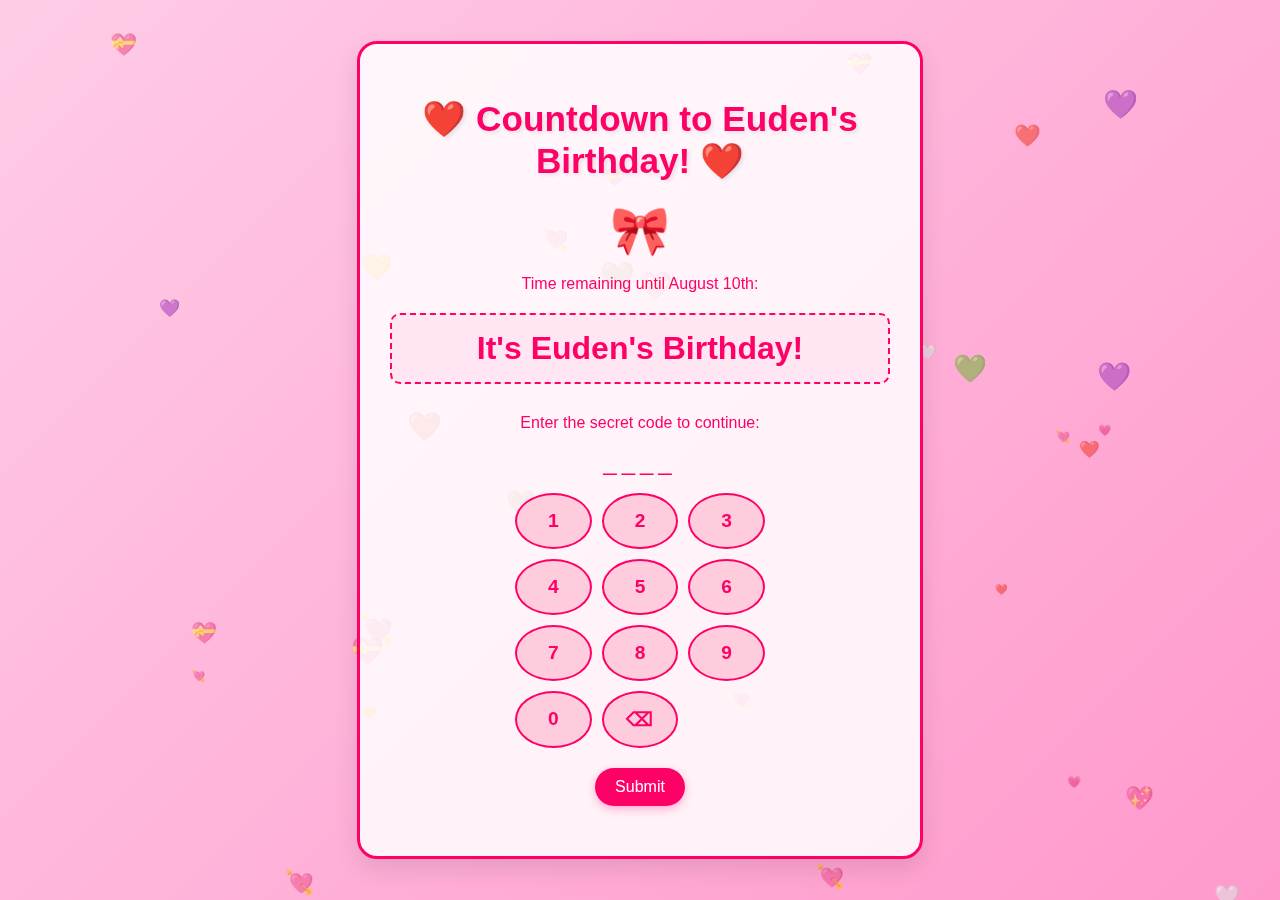
<file: index.html>
<!DOCTYPE html>
<html lang="en">
<head>
    <meta charset="UTF-8">
    <meta name="viewport" content="width=device-width, initial-scale=1.0">
    <title>❤️ Euden's Special Countdown ❤️</title>
    <style>
        body {
            font-family: 'Arial Rounded MT Bold', 'Arial', sans-serif;
            text-align: center;
            margin: 0;
            padding: 0;
            display: flex;
            flex-direction: column;
            justify-content: center;
            align-items: center;
            min-height: 100vh;
            background: linear-gradient(135deg, #ffcce6 0%, #ff99cc 100%);
            color: #ff0066;
        }
        
        .container {
            background-color: rgba(255, 255, 255, 0.85);
            border-radius: 20px;
            padding: 30px;
            box-shadow: 0 10px 25px rgba(0, 0, 0, 0.1);
            max-width: 500px;
            width: 90%;
            border: 3px solid #ff0066;
        }
        
        h1 {
            color: #ff0066;
            margin-bottom: 20px;
            font-size: 2.2rem;
            text-shadow: 2px 2px 4px rgba(0, 0, 0, 0.1);
        }
        
        .heart {
            font-size: 3rem;
            color: #ff0066;
            margin: 10px 0;
            animation: pulse 1.5s infinite;
        }
        
        #countdown {
            font-size: 2rem;
            margin: 20px 0;
            font-weight: bold;
            color: #ff0066;
            background-color: #ffe6f2;
            padding: 15px;
            border-radius: 10px;
            border: 2px dashed #ff0066;
        }
        
        .timezone {
            font-size: 0.9rem;
            color: #ff6699;
            margin-bottom: 20px;
        }
        
        .password-container {
            display: none;
            margin-top: 30px;
            animation: fadeIn 1s;
        }
        
        .password-display {
            font-size: 1.5rem;
            letter-spacing: 5px;
            margin: 15px 0;
            height: 30px;
            color: #ff0066;
        }
        
        .keypad {
            display: grid;
            grid-template-columns: repeat(3, 1fr);
            gap: 10px;
            max-width: 250px;
            margin: 0 auto;
        }
        
        .key {
            background-color: #ffccdd;
            border: 2px solid #ff0066;
            border-radius: 50%;
            padding: 15px;
            font-size: 1.2rem;
            cursor: pointer;
            transition: all 0.2s;
            color: #ff0066;
            font-weight: bold;
        }
        
        .key:hover {
            background-color: #ffb3d9;
            transform: scale(1.05);
        }
        
        .key:active {
            transform: scale(0.95);
        }
        
        .submit-btn {
            background-color: #ff0066;
            color: white;
            border: none;
            padding: 10px 20px;
            font-size: 1rem;
            border-radius: 50px;
            cursor: pointer;
            transition: all 0.3s;
            margin-top: 20px;
            box-shadow: 0 3px 10px rgba(255, 0, 102, 0.3);
        }
        
        .submit-btn:hover {
            background-color: #cc0052;
            transform: translateY(-2px);
        }
        
        .submit-btn:active {
            transform: translateY(1px);
        }
        
        .message {
            font-style: italic;
            margin-top: 20px;
            color: #ff6699;
            font-size: 0.9rem;
        }
        
        .hidden {
            display: none;
        }
        
        @keyframes pulse {
            0% { transform: scale(1); }
            50% { transform: scale(1.2); }
            100% { transform: scale(1); }
        }
        
        @keyframes fadeIn {
            from { opacity: 0; }
            to { opacity: 1; }
        }
        
        .floating-hearts {
            position: fixed;
            top: 0;
            left: 0;
            width: 100%;
            height: 100%;
            pointer-events: none;
            z-index: -1;
        }
        
        .heart-emoji {
            position: absolute;
            font-size: 20px;
            opacity: 0.6;
            animation: float linear infinite;
        }
        
        @keyframes float {
            to {
                transform: translateY(-100vh) rotate(360deg);
            }
        }
    </style>
</head>
<body>
    <div class="floating-hearts" id="hearts-container"></div>
    
    <div class="container" id="main-container">
        <h1>❤️ Countdown to Euden's Birthday! ❤️</h1>
        <div class="heart">🎀</div>
        
        <div id="countdown-container">
            <p>Time remaining until August 10th:</p>
            <div id="countdown"></div>
        </div>
        
        
        <div class="password-container" id="password-section">
            <p>Enter the secret code to continue:</p>
            <div class="password-display" id="password-display">____</div>
            <div class="keypad">
                <div class="key" data-value="1">1</div>
                <div class="key" data-value="2">2</div>
                <div class="key" data-value="3">3</div>
                <div class="key" data-value="4">4</div>
                <div class="key" data-value="5">5</div>
                <div class="key" data-value="6">6</div>
                <div class="key" data-value="7">7</div>
                <div class="key" data-value="8">8</div>
                <div class="key" data-value="9">9</div>
                <div class="key" data-value="0">0</div>
                <div class="key" data-value="clear">⌫</div>
            </div>
            <button class="submit-btn" id="submit-btn">Submit</button>
            <p class="message" id="error-message"></p>
        </div>
    </div>

    <script>
        // Create floating hearts
        function createHearts() {
            const container = document.getElementById('hearts-container');
            const hearts = ['❤️', '🧡', '💛', '💚', '💙', '💜', '🤎', '🖤', '🤍', '💖', '💗', '💘', '💝'];
            
            for (let i = 0; i < 30; i++) {
                const heart = document.createElement('div');
                heart.className = 'heart-emoji';
                heart.textContent = hearts[Math.floor(Math.random() * hearts.length)];
                heart.style.left = Math.random() * 100 + 'vw';
                heart.style.top = Math.random() * 100 + 'vh';
                heart.style.fontSize = (Math.random() * 20 + 10) + 'px';
                heart.style.animationDuration = (Math.random() * 20 + 10) + 's';
                heart.style.animationDelay = (Math.random() * 5) + 's';
                container.appendChild(heart);
            }
        }
        
        createHearts();
        
         function updateCountdown() {
    // Get current time in UTC
    //const now = new Date();
    const now = new Date(Date.UTC(2025, 7, 9, 18, 0, 0)); 

    // Convert to Bhutan time (UTC+6)
    const bhutanTime = new Date(now.getTime() + (6 * 60 * 60 * 1000));
    
    const currentYear = bhutanTime.getUTCFullYear();
    const bhutanMonth = bhutanTime.getUTCMonth(); // 0-indexed (0 = Jan, 7 = Aug)
    const bhutanDate = bhutanTime.getUTCDate();

    // Check if it's August 10 in Bhutan
    if (bhutanMonth === 7 && bhutanDate === 10) {
        document.getElementById("countdown").innerHTML = "It's Euden's Birthday!";
        document.getElementById("password-section").style.display = "block";
        return;
    }

    // If not August 10, count down to the next one
    let targetYear = currentYear;
    if (bhutanMonth > 7 || (bhutanMonth === 7 && bhutanDate > 10)) {
        targetYear += 1; // Next year
    }

    // Target date: August 10 at 00:00 Bhutan Time
    const targetBhutanTime = new Date(Date.UTC(targetYear, 7, 10, 0, 0) - (6 * 60 * 60 * 1000));

    // Countdown calculation
    const distance = targetBhutanTime.getTime() - now.getTime();

    const days = Math.floor(distance / (1000 * 60 * 60 * 24));
    const hours = Math.floor((distance % (1000 * 60 * 60 * 24)) / (1000 * 60 * 60));
    const minutes = Math.floor((distance % (1000 * 60 * 60)) / (1000 * 60));
    const seconds = Math.floor((distance % (1000 * 60)) / 1000);

    document.getElementById("countdown").innerHTML =
        days + "d " + hours + "h " + minutes + "m " + seconds + "s";

    // Keep updating
    setTimeout(updateCountdown, 1000);
}
        
        // Start the countdown
        updateCountdown();
        
        // Password logic
        let enteredCode = '';
        const correctCode = '1008'; // August 10
        
        document.querySelectorAll('.key').forEach(key => {
            key.addEventListener('click', function() {
                const value = this.getAttribute('data-value');
                
                if (value === 'clear') {
                    enteredCode = '';
                } else if (enteredCode.length < 4) {
                    enteredCode += value;
                }
                
                updatePasswordDisplay();
            });
        });
        
        function updatePasswordDisplay() {
            const display = document.getElementById('password-display');
            let displayText = '';
            
            for (let i = 0; i < 4; i++) {
                if (i < enteredCode.length) {
                    displayText += enteredCode[i];
                } else {
                    displayText += '_';
                }
                
                if (i < 3) displayText += ' ';
            }
            
            display.textContent = displayText;
        }
        
        document.getElementById('submit-btn').addEventListener('click', function() {
            if (enteredCode === correctCode) {
                // Correct code - redirect to celebration page
                window.location.href = "pc.html";
            } else {
                document.getElementById('error-message').textContent = "Incorrect code! Try again.";
                enteredCode = '';
                updatePasswordDisplay();
            }
        });
    </script>
</body>

</html>
</file>
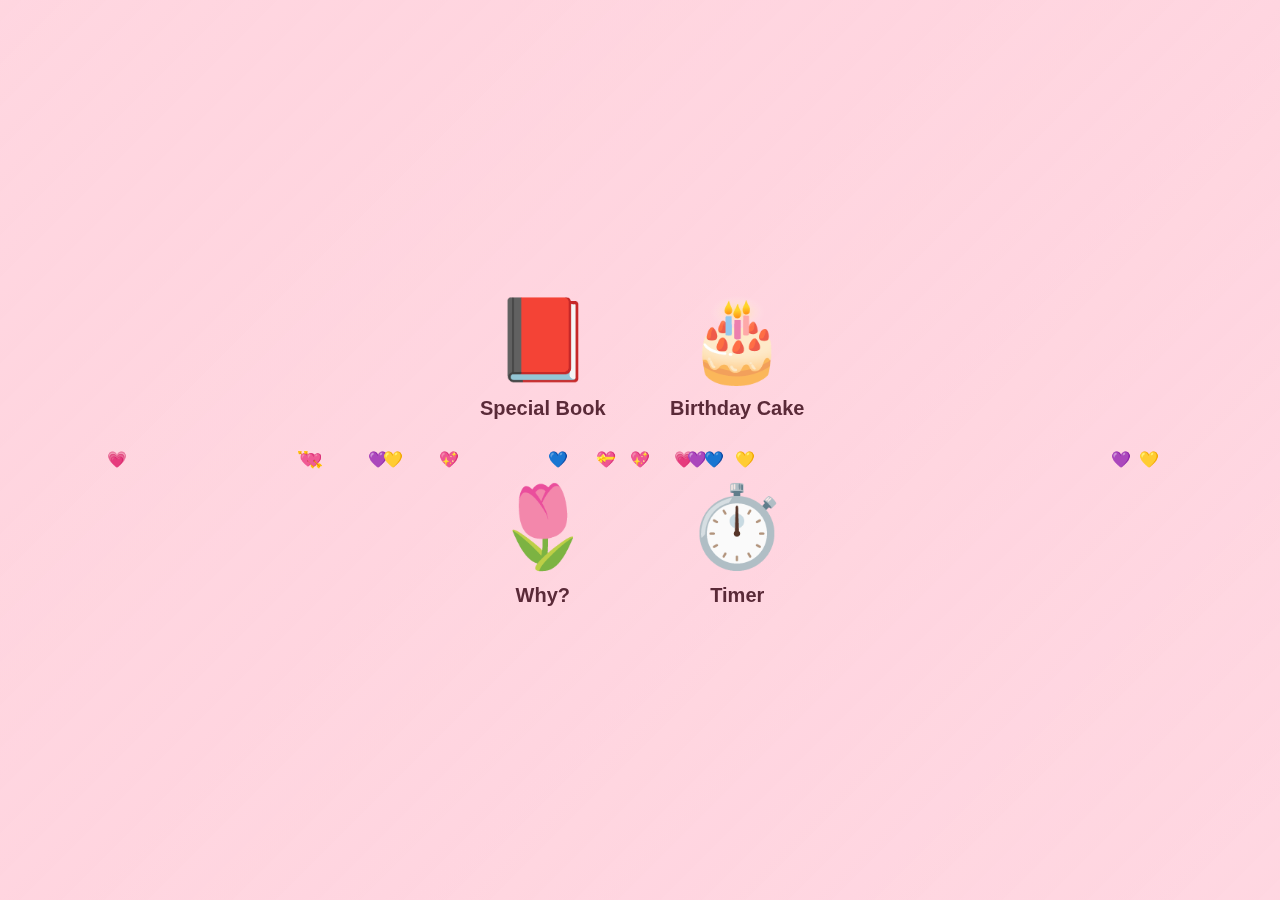
<file: pc.html>
<!DOCTYPE html>
<html lang="en">
<head>
  <meta charset="UTF-8" />
  <meta name="viewport" content="width=device-width, initial-scale=1.0"/>
  <title>Euden's Birthday Desktop</title>
  <style>
    :root {
      --primary: #ff6b8b;
      --secondary: #ffb3c6;
      --accent: #ff2d6d;
      --text: #5a2a38;
    }

    body {
      font-family: 'Segoe UI', Tahoma, Geneva, Verdana, sans-serif;
      margin: 0;
      padding: 0;
      background: linear-gradient(135deg, #ffd6e0 0%, #ffeff4 100%);
      color: var(--text);
      height: 100vh;
      overflow: hidden;
      display: flex;
      justify-content: center;
      align-items: center;
    }

    .wallpaper {
      position: fixed;
      top: 0;
      left: 0;
      width: 100%;
      height: 100%;
      background: linear-gradient(135deg, rgba(255,214,224,0.6) 0%, rgba(255,179,198,0.4) 100%);
      z-index: -1;
    }

    .icon-grid {
      display: grid;
      grid-template-columns: repeat(2, 1fr);
      gap: 60px;
      text-align: center;
    }

    .app-icon {
      display: flex;
      flex-direction: column;
      align-items: center;
      cursor: pointer;
      transition: all 0.2s ease-in-out;
      font-size: 26px;
    }

    .app-icon:hover {
      transform: scale(1.1);
    }

    .app-emoji {
      font-size: 80px;
      margin-bottom: 10px;
    }

    .app-name {
      font-size: 20px;
      font-weight: bold;
      color: var(--text);
    }

    .heart {
      position: absolute;
      color: var(--primary);
      animation: float 5s linear infinite;
      pointer-events: none;
      z-index: -1;
    }

    @keyframes float {
      0% { transform: translateY(100vh) rotate(0deg); opacity: 1; }
      100% { transform: translateY(-100px) rotate(360deg); opacity: 0; }
    }
  </style>
</head>
<body>
  <div class="wallpaper"></div>
  <div id="hearts-container"></div>

  <div class="icon-grid">
    <div class="app-icon" onclick="location.href='book.html'">
      <div class="app-emoji">📕</div>
      <div class="app-name">Special Book</div>
    </div>
    <div class="app-icon" onclick="location.href='cake.html'">
      <div class="app-emoji">🎂</div>
      <div class="app-name">Birthday Cake</div>
    </div>
    <div class="app-icon" onclick="location.href='why.html'">
      <div class="app-emoji">🌷</div>
      <div class="app-name">Why?</div>
    </div>
    <div class="app-icon" onclick="location.href='timer.html'">
      <div class="app-emoji">⏱️</div>
      <div class="app-name">Timer</div>
    </div>
  </div>

  <script>
    function createHearts() {
      const container = document.getElementById('hearts-container');
      const hearts = ['❤️', '🧡', '💛', '💚', '💙', '💜', '🤎', '🖤', '🤍', '💖', '💗', '💘', '💝'];
      for (let i = 0; i < 15; i++) {
        const heart = document.createElement('div');
        heart.className = 'heart';
        heart.textContent = hearts[Math.floor(Math.random() * hearts.length)];
        heart.style.left = Math.random() * 100 + 'vw';
        heart.style.animationDuration = (Math.random() * 10 + 5) + 's';
        heart.style.animationDelay = (Math.random() * 5) + 's';
        container.appendChild(heart);
      }
    }

    createHearts();
  </script>
</body>
</html>
</file>
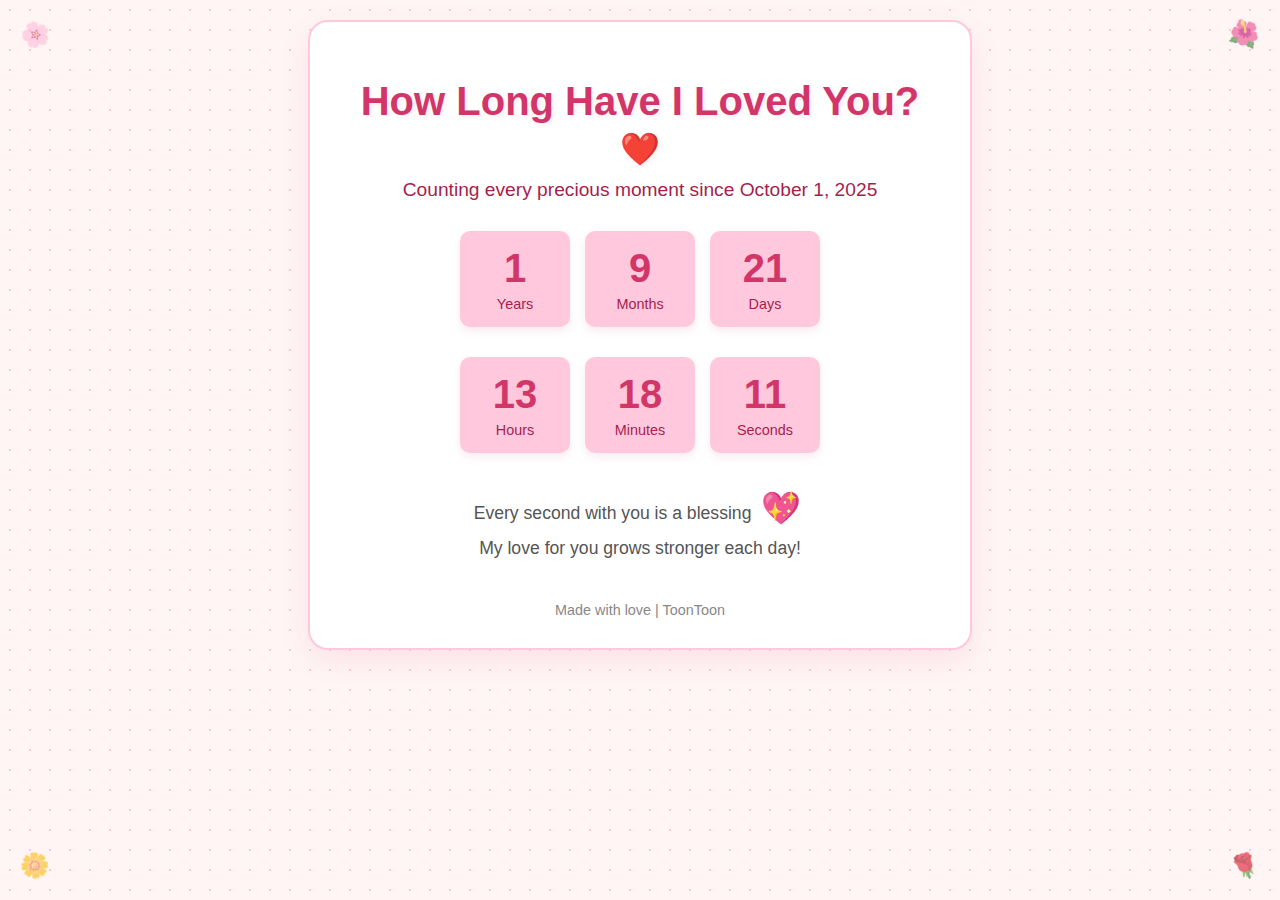
<file: timer.html>
<!DOCTYPE html>
<html lang="en">
<head>
    <meta charset="UTF-8">
    <meta name="viewport" content="width=device-width, initial-scale=1.0">
    <title>How Long Have I Loved You? ❤️</title>
    <style>
        body {
            font-family: 'Arial', sans-serif;
            background-color: #fff5f5;
            text-align: center;
            margin: 0;
            padding: 20px;
            color: #d23669;
            background-image: radial-gradient(#ffc8dd 1px, transparent 1px);
            background-size: 20px 20px;
        }
        
        .container {
            max-width: 600px;
            margin: 0 auto;
            padding: 30px;
            background-color: white;
            border-radius: 20px;
            box-shadow: 0 10px 30px rgba(210, 54, 105, 0.1);
            border: 2px solid #ffc8dd;
        }
        
        h1 {
            font-size: 2.5rem;
            margin-bottom: 10px;
            color: #d23669;
            text-shadow: 2px 2px 4px rgba(210, 54, 105, 0.1);
        }
        
        .subtitle {
            font-size: 1.2rem;
            margin-bottom: 30px;
            color: #a61e4d;
        }
        
        .timer {
            display: flex;
            justify-content: center;
            gap: 15px;
            margin: 30px 0;
            flex-wrap: wrap;
        }
        
        .timer-box {
            background-color: #ffc8dd;
            padding: 15px;
            border-radius: 10px;
            min-width: 80px;
            box-shadow: 0 4px 8px rgba(210, 54, 105, 0.1);
        }
        
        .timer-value {
            font-size: 2.5rem;
            font-weight: bold;
            color: #d23669;
        }
        
        .timer-label {
            font-size: 0.9rem;
            color: #a61e4d;
            margin-top: 5px;
        }
        
        .heart {
            font-size: 2rem;
            animation: pulse 1.5s infinite;
            display: inline-block;
            margin: 0 5px;
        }
        
        @keyframes pulse {
            0% { transform: scale(1); }
            50% { transform: scale(1.3); }
            100% { transform: scale(1); }
        }
        
        .message {
            margin-top: 30px;
            font-size: 1.1rem;
            line-height: 1.6;
            color: #555;
        }
        
        footer {
            margin-top: 40px;
            font-size: 0.9rem;
            color: #888;
        }
        
        .flowers {
            position: absolute;
            font-size: 1.5rem;
            opacity: 0.6;
        }
        
        .flower1 { top: 20px; left: 20px; transform: rotate(-20deg); }
        .flower2 { top: 20px; right: 20px; transform: rotate(20deg); }
        .flower3 { bottom: 20px; left: 20px; transform: rotate(20deg); }
        .flower4 { bottom: 20px; right: 20px; transform: rotate(-20deg); }
    </style>
</head>
<body>
    <div class="flowers flower1">🌸</div>
    <div class="flowers flower2">🌺</div>
    <div class="flowers flower3">🌼</div>
    <div class="flowers flower4">🌹</div>
    
    <div class="container">
        <h1>How Long Have I Loved You? <span class="heart">❤️</span></h1>
        <div class="subtitle">Counting every precious moment since October 1, 2025</div>
        
        <div class="timer">
            <div class="timer-box">
                <div class="timer-value" id="years">0</div>
                <div class="timer-label">Years</div>
            </div>
            <div class="timer-box">
                <div class="timer-value" id="months">0</div>
                <div class="timer-label">Months</div>
            </div>
            <div class="timer-box">
                <div class="timer-value" id="days">0</div>
                <div class="timer-label">Days</div>
            </div>
        </div>
        
        <div class="timer">
            <div class="timer-box">
                <div class="timer-value" id="hours">0</div>
                <div class="timer-label">Hours</div>
            </div>
            <div class="timer-box">
                <div class="timer-value" id="minutes">0</div>
                <div class="timer-label">Minutes</div>
            </div>
            <div class="timer-box">
                <div class="timer-value" id="seconds">0</div>
                <div class="timer-label">Seconds</div>
            </div>
        </div>
        
        <div class="message">
            Every second with you is a blessing <span class="heart">💖</span><br>
            My love for you grows stronger each day!
        </div>
        
        <footer>
            Made with love | ToonToon
        </footer>
    </div>

    <script>
        // Set the date we're counting up from (October 1, 2025, 00:00:00 Bhutan Time - UTC+6)
        const loveDate = new Date('2024-10-01T00:00:00+06:00');
        
        function updateTimer() {
            const now = new Date();
            
            // Calculate the difference in milliseconds
            const diff = now - loveDate;
            
            // If the date hasn't arrived yet
            if (diff < 0) {
                document.getElementById('years').innerText = '0';
                document.getElementById('months').innerText = '0';
                document.getElementById('days').innerText = '0';
                document.getElementById('hours').innerText = '0';
                document.getElementById('minutes').innerText = '0';
                document.getElementById('seconds').innerText = '0';
                return;
            }
            
            // Calculate time units
            const seconds = Math.floor(diff / 1000) % 60;
            const minutes = Math.floor(diff / (1000 * 60)) % 60;
            const hours = Math.floor(diff / (1000 * 60 * 60)) % 24;
            const days = Math.floor(diff / (1000 * 60 * 60 * 24)) % 30.44; // Approximate
            const months = Math.floor(diff / (1000 * 60 * 60 * 24 * 30.44)) % 12;
            const years = Math.floor(diff / (1000 * 60 * 60 * 24 * 365.25));
            
            // Update the display
            document.getElementById('years').innerText = years;
            document.getElementById('months').innerText = months;
            document.getElementById('days').innerText = Math.floor(days);
            document.getElementById('hours').innerText = hours;
            document.getElementById('minutes').innerText = minutes;
            document.getElementById('seconds').innerText = seconds;
        }
        
        // Update the timer immediately and then every second
        updateTimer();
        setInterval(updateTimer, 1000);
    </script>
</body>
</html>
</file>
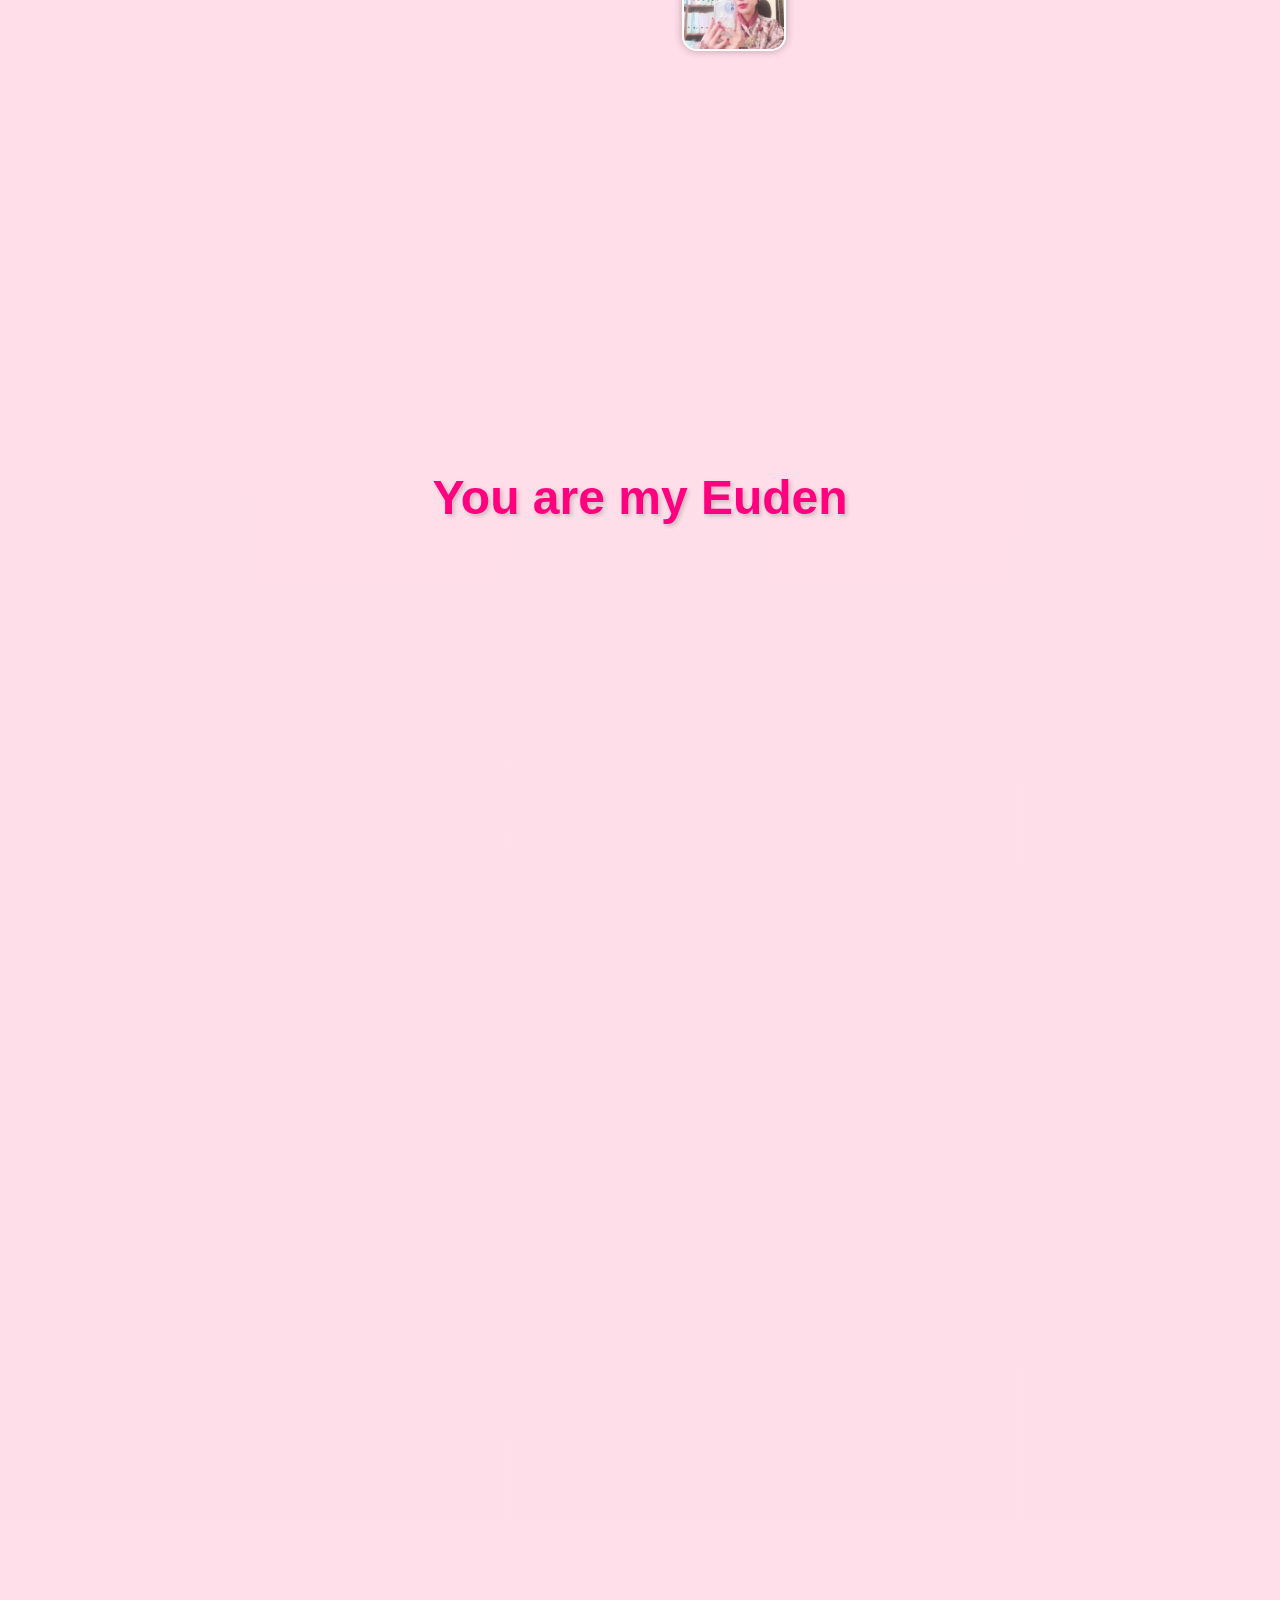
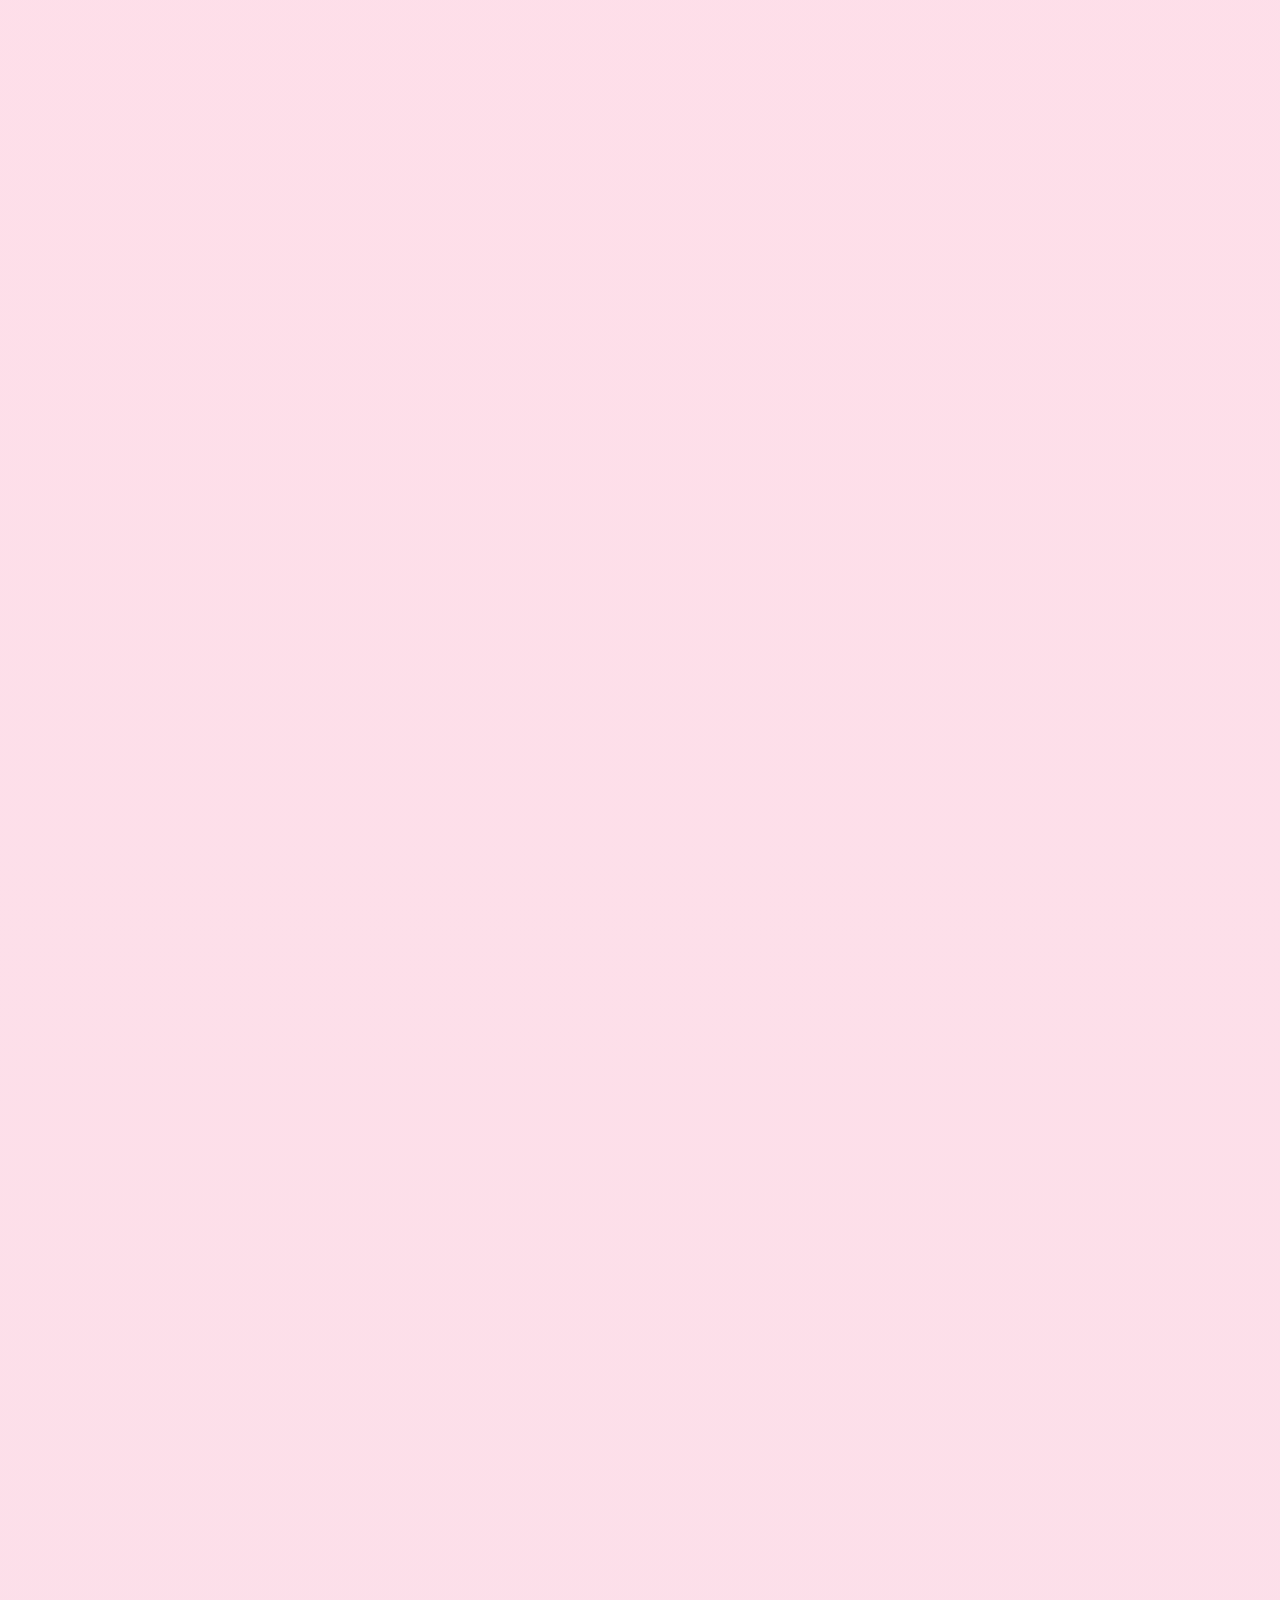
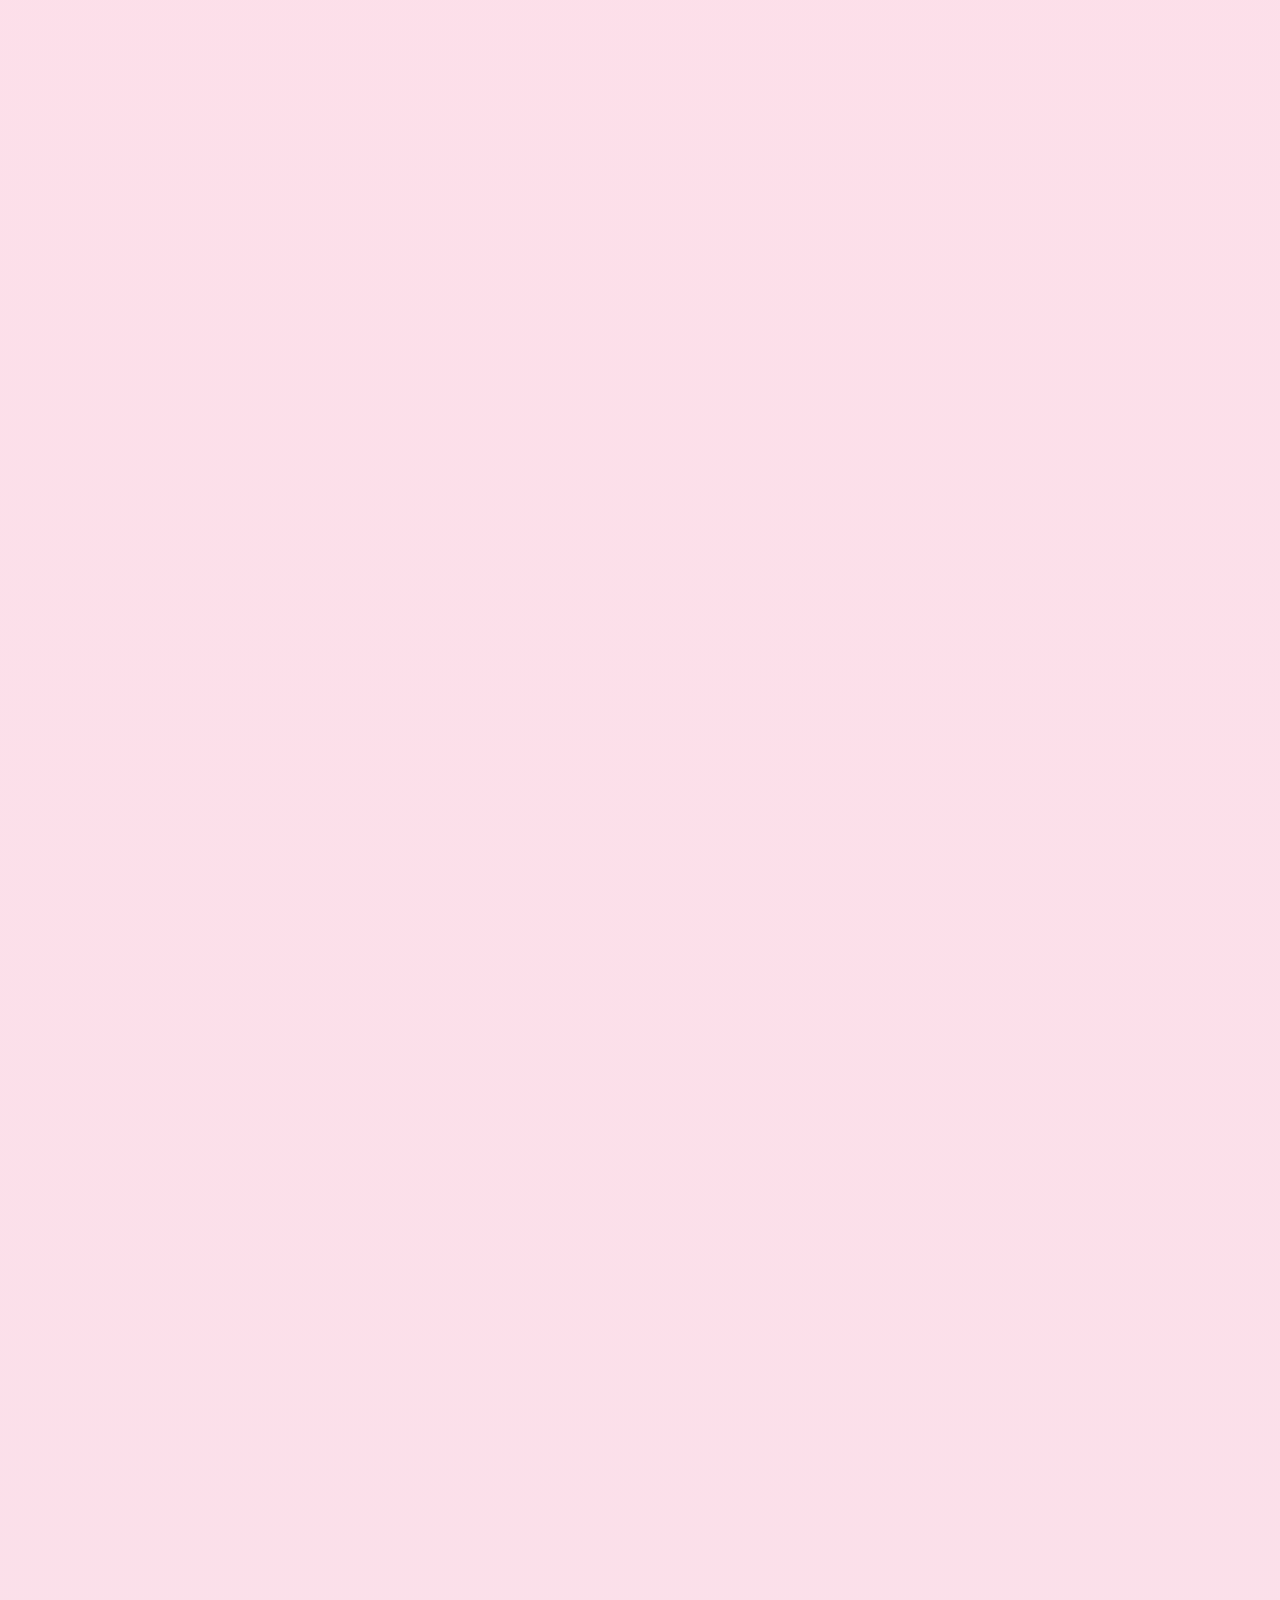
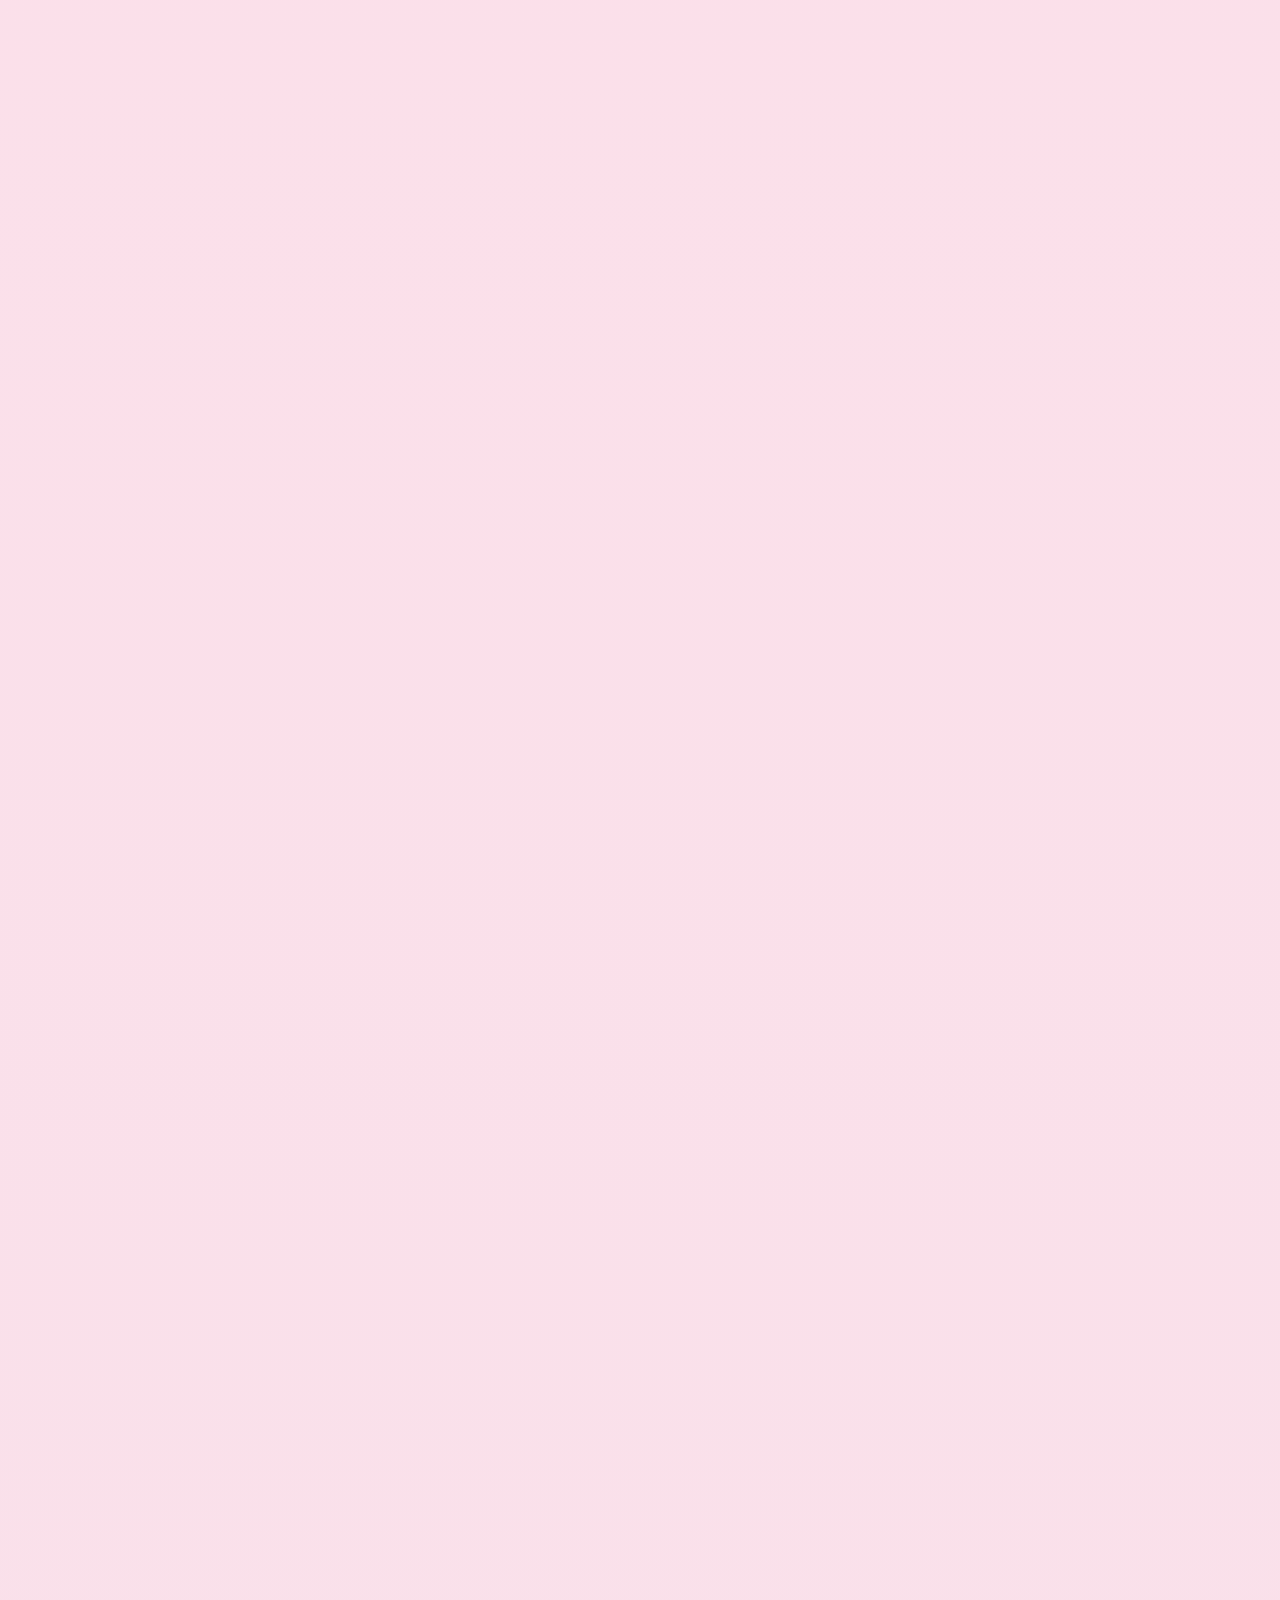
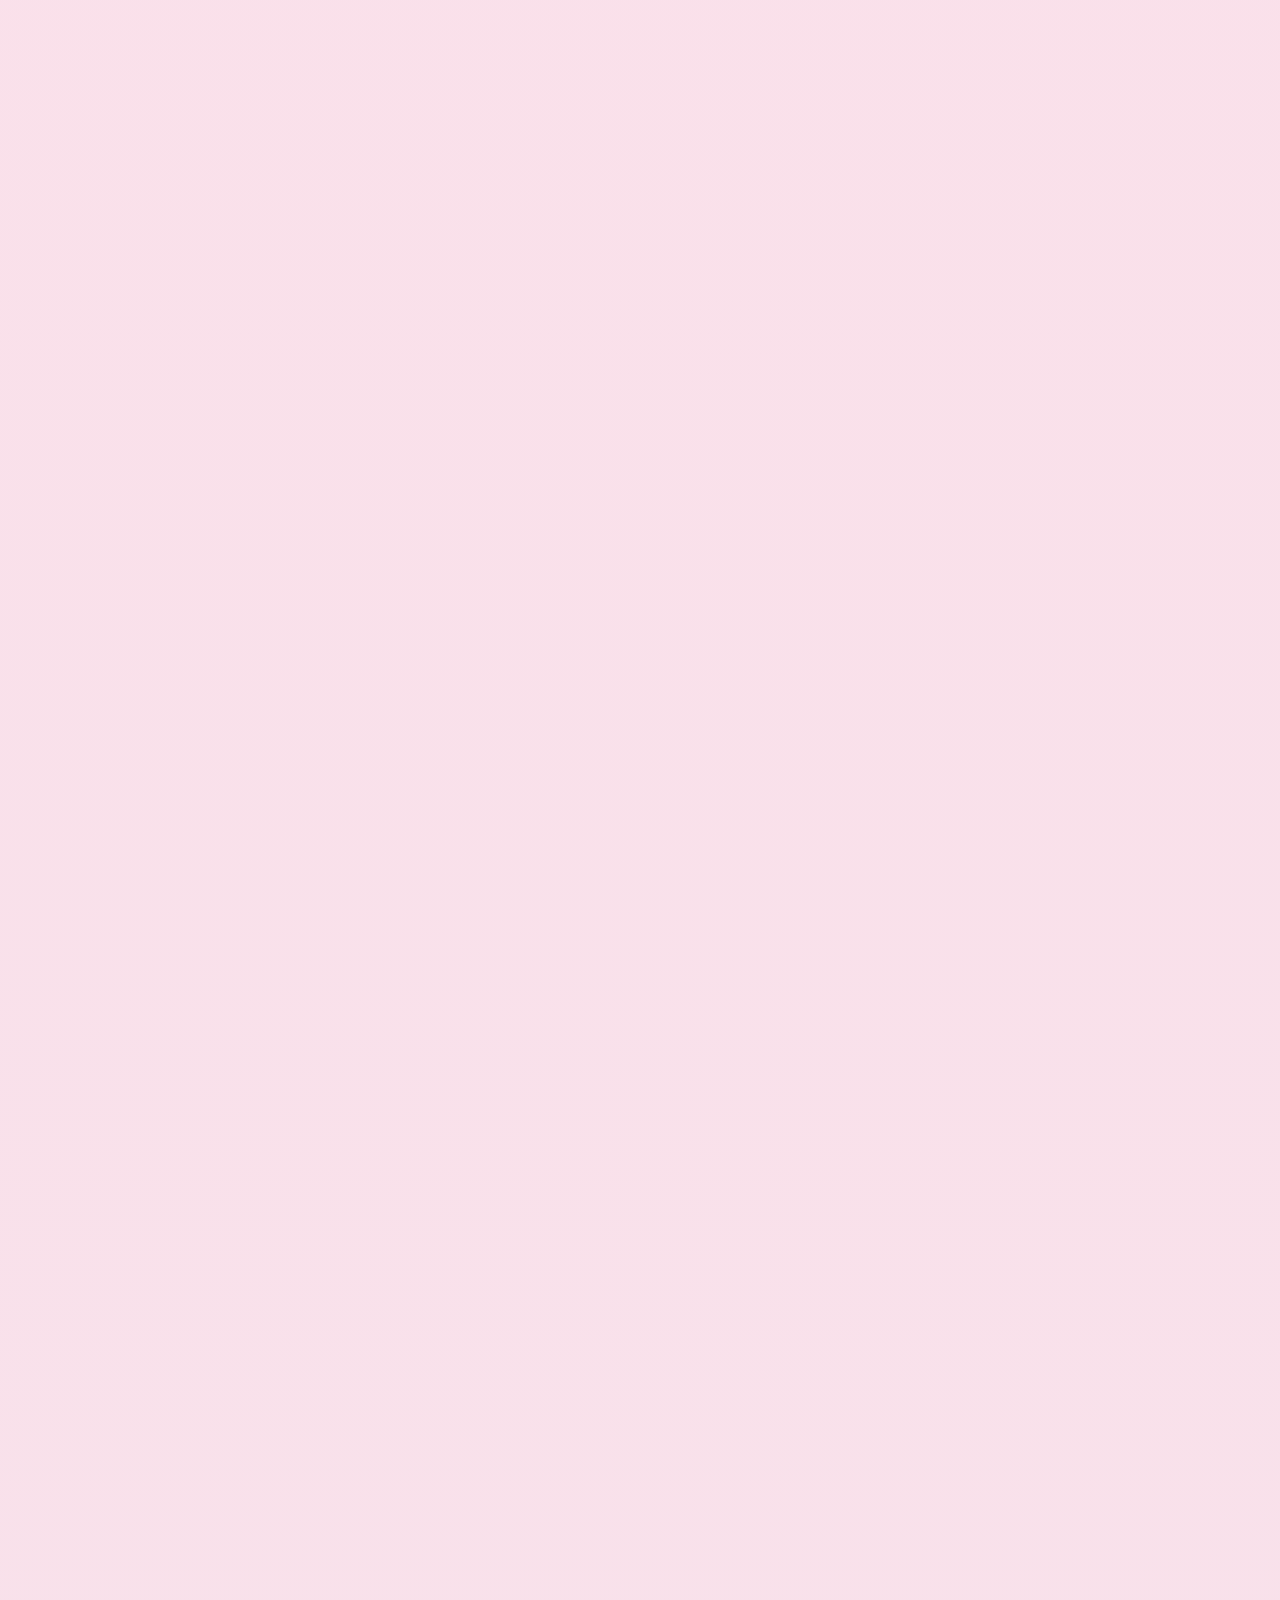
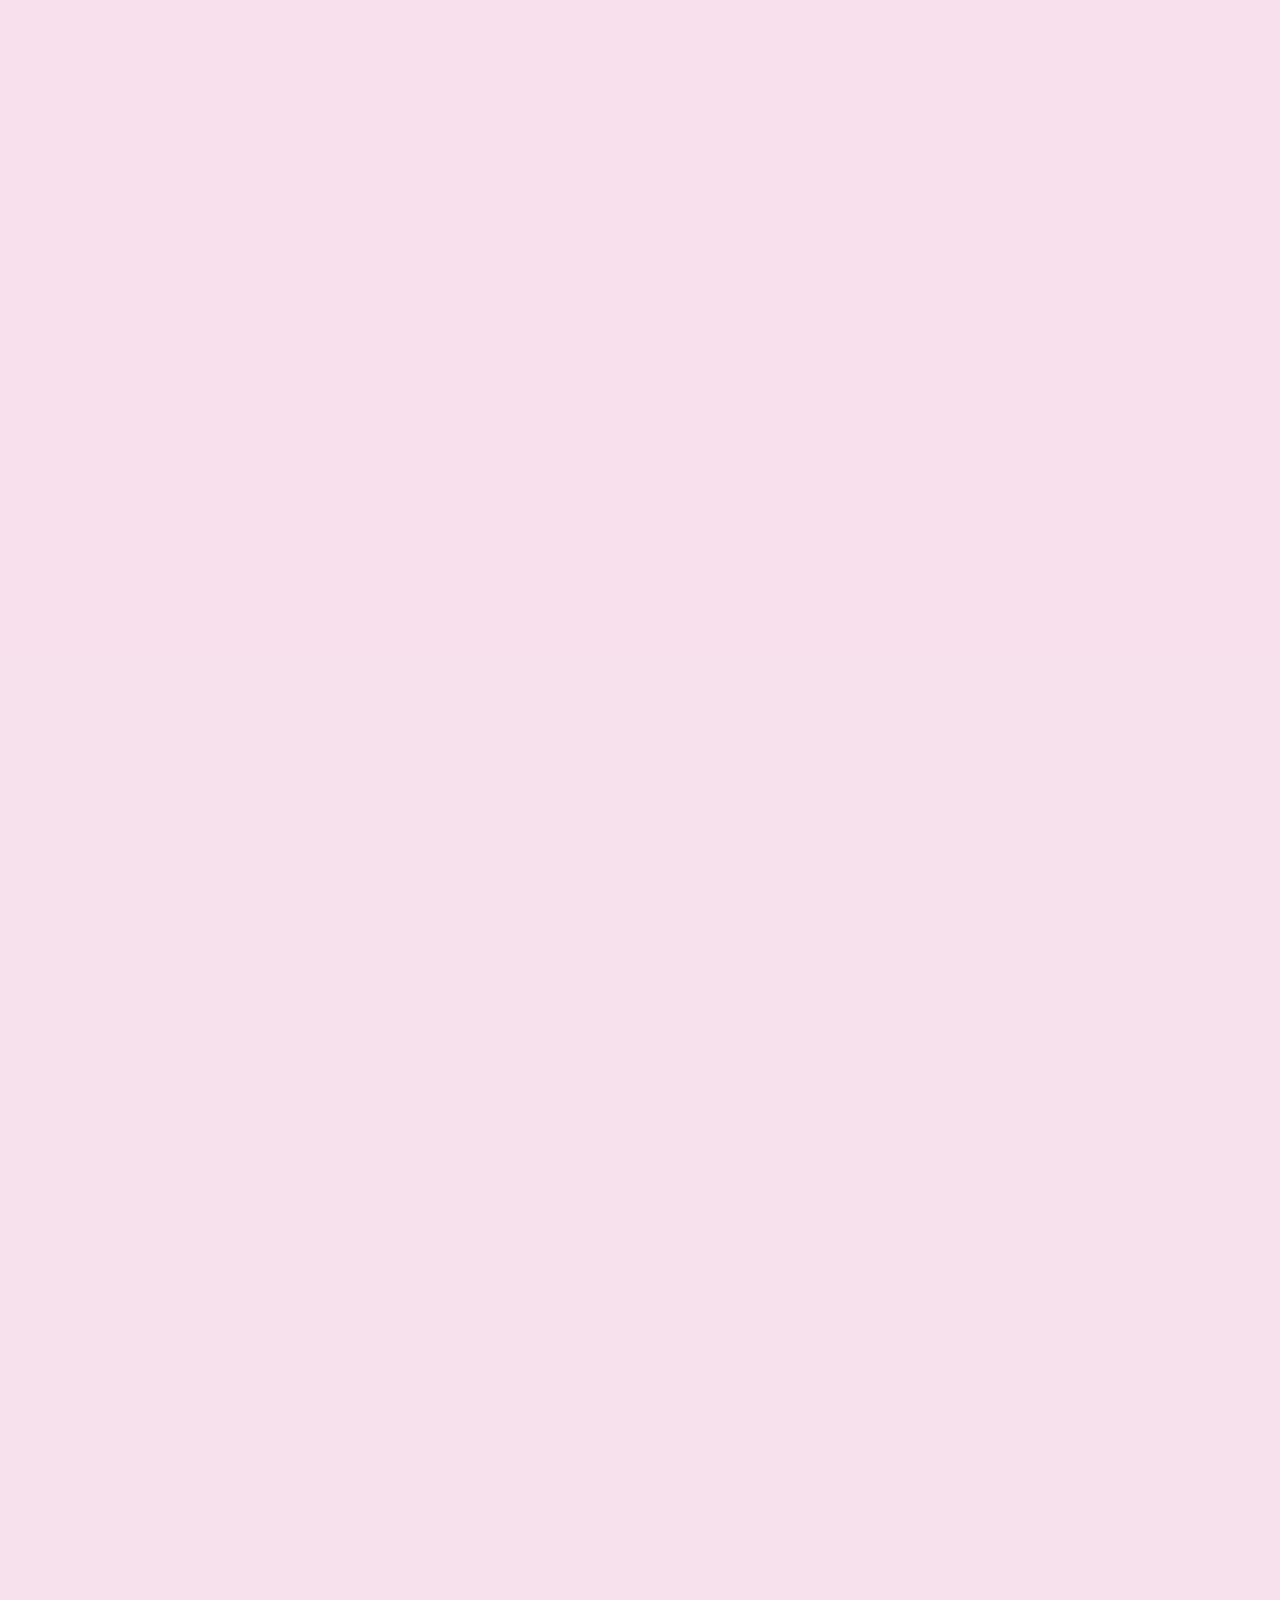
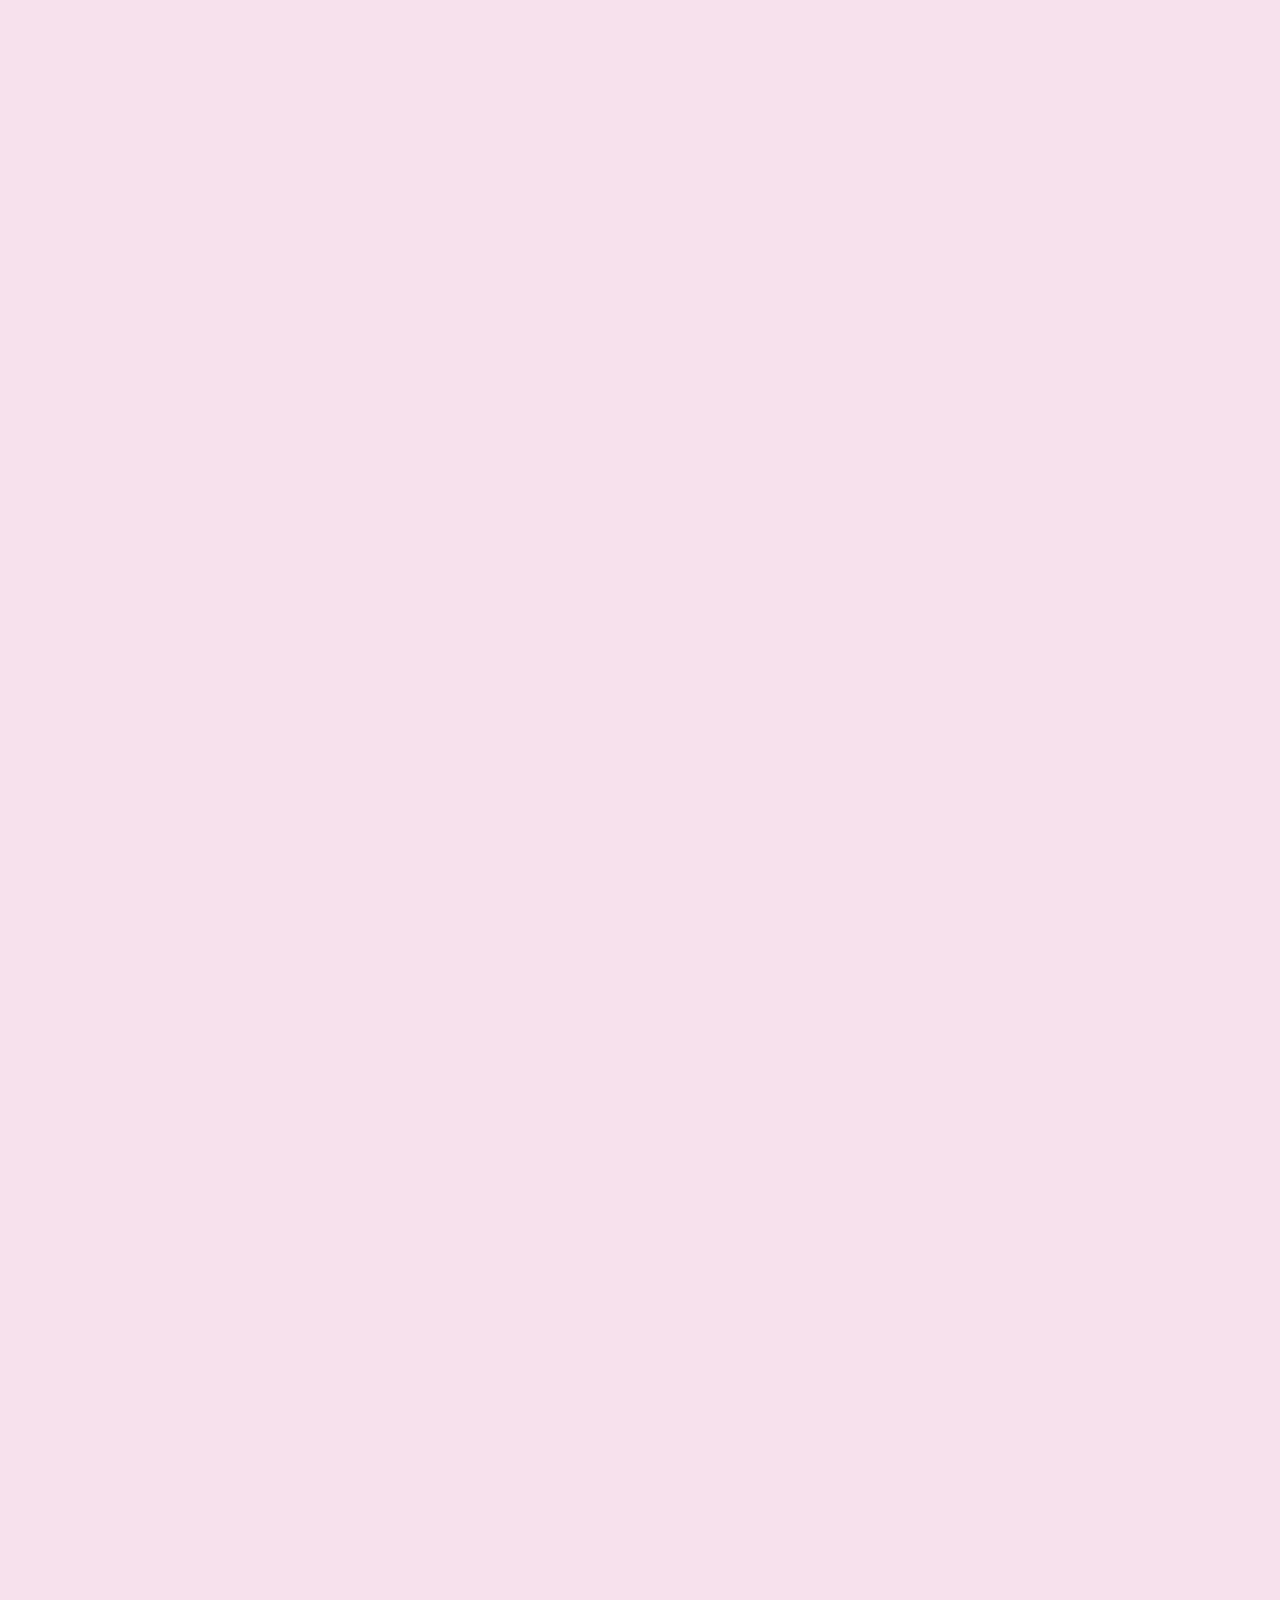
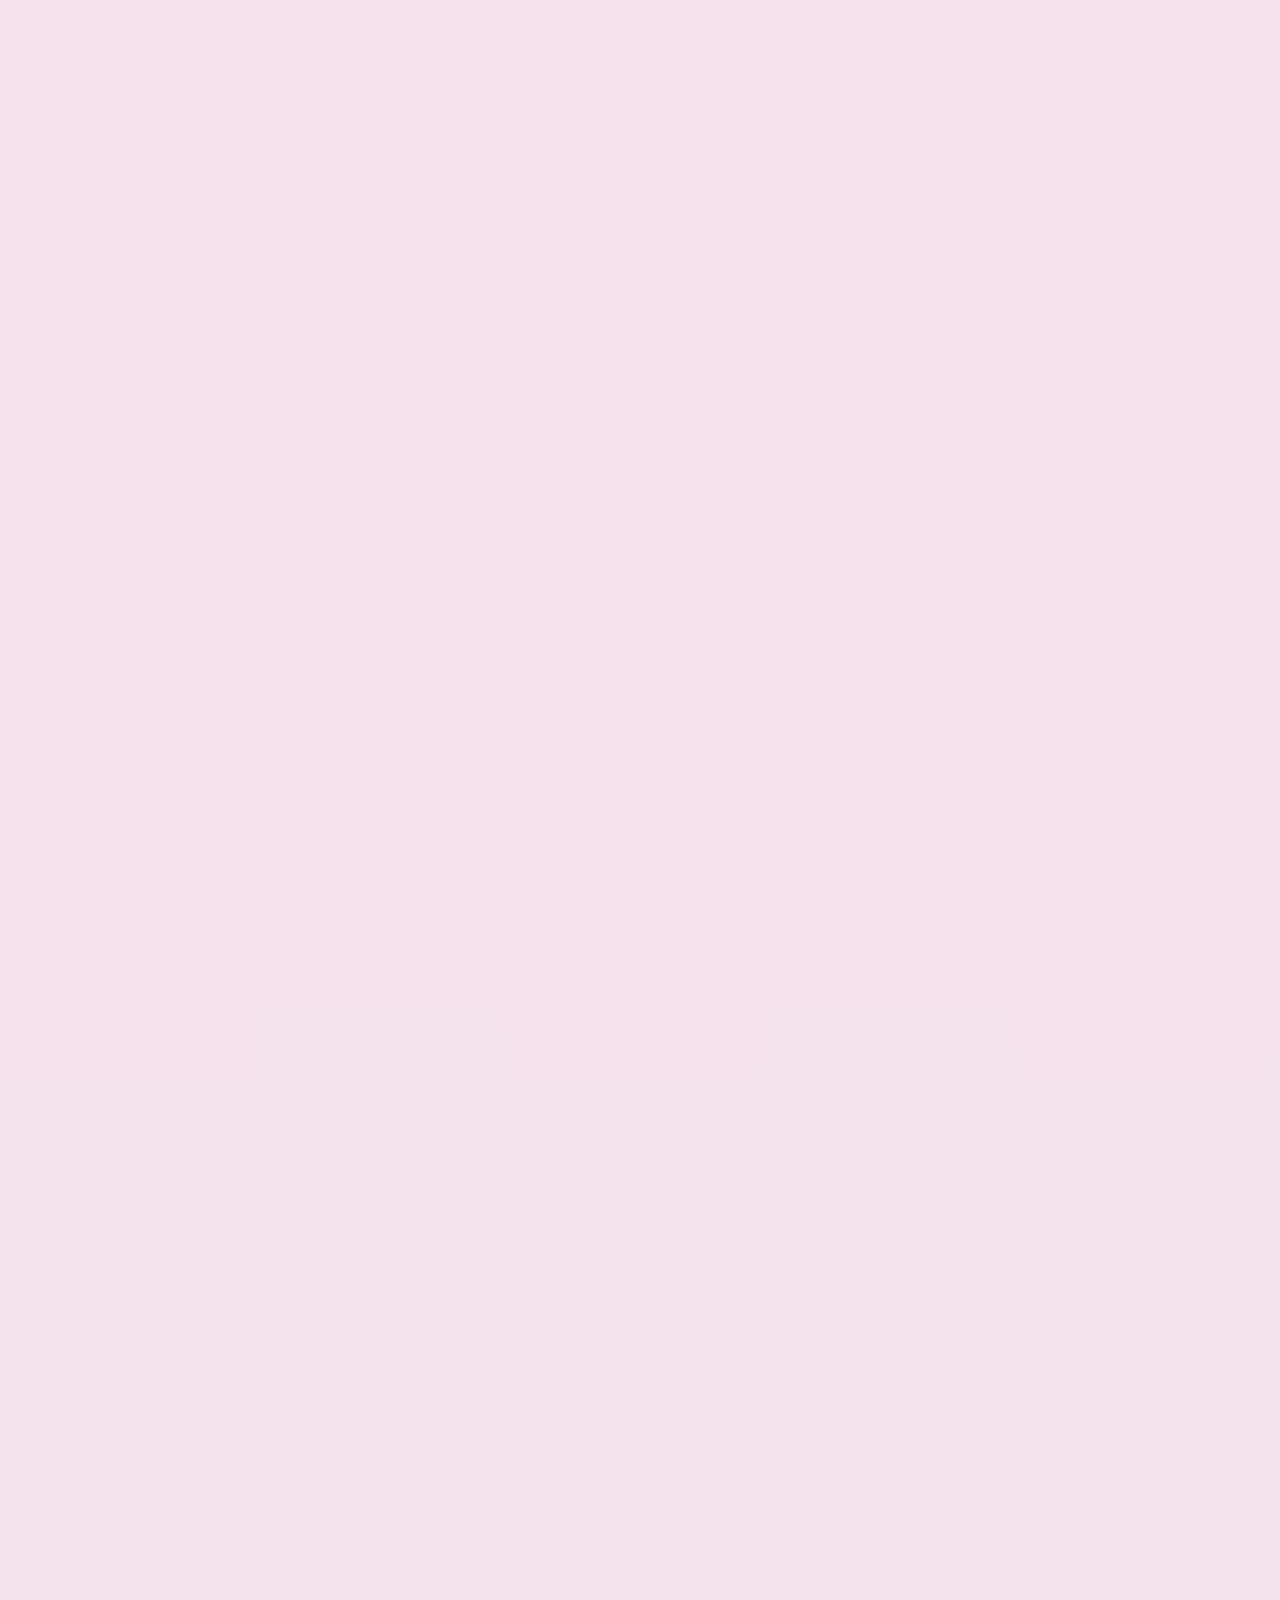
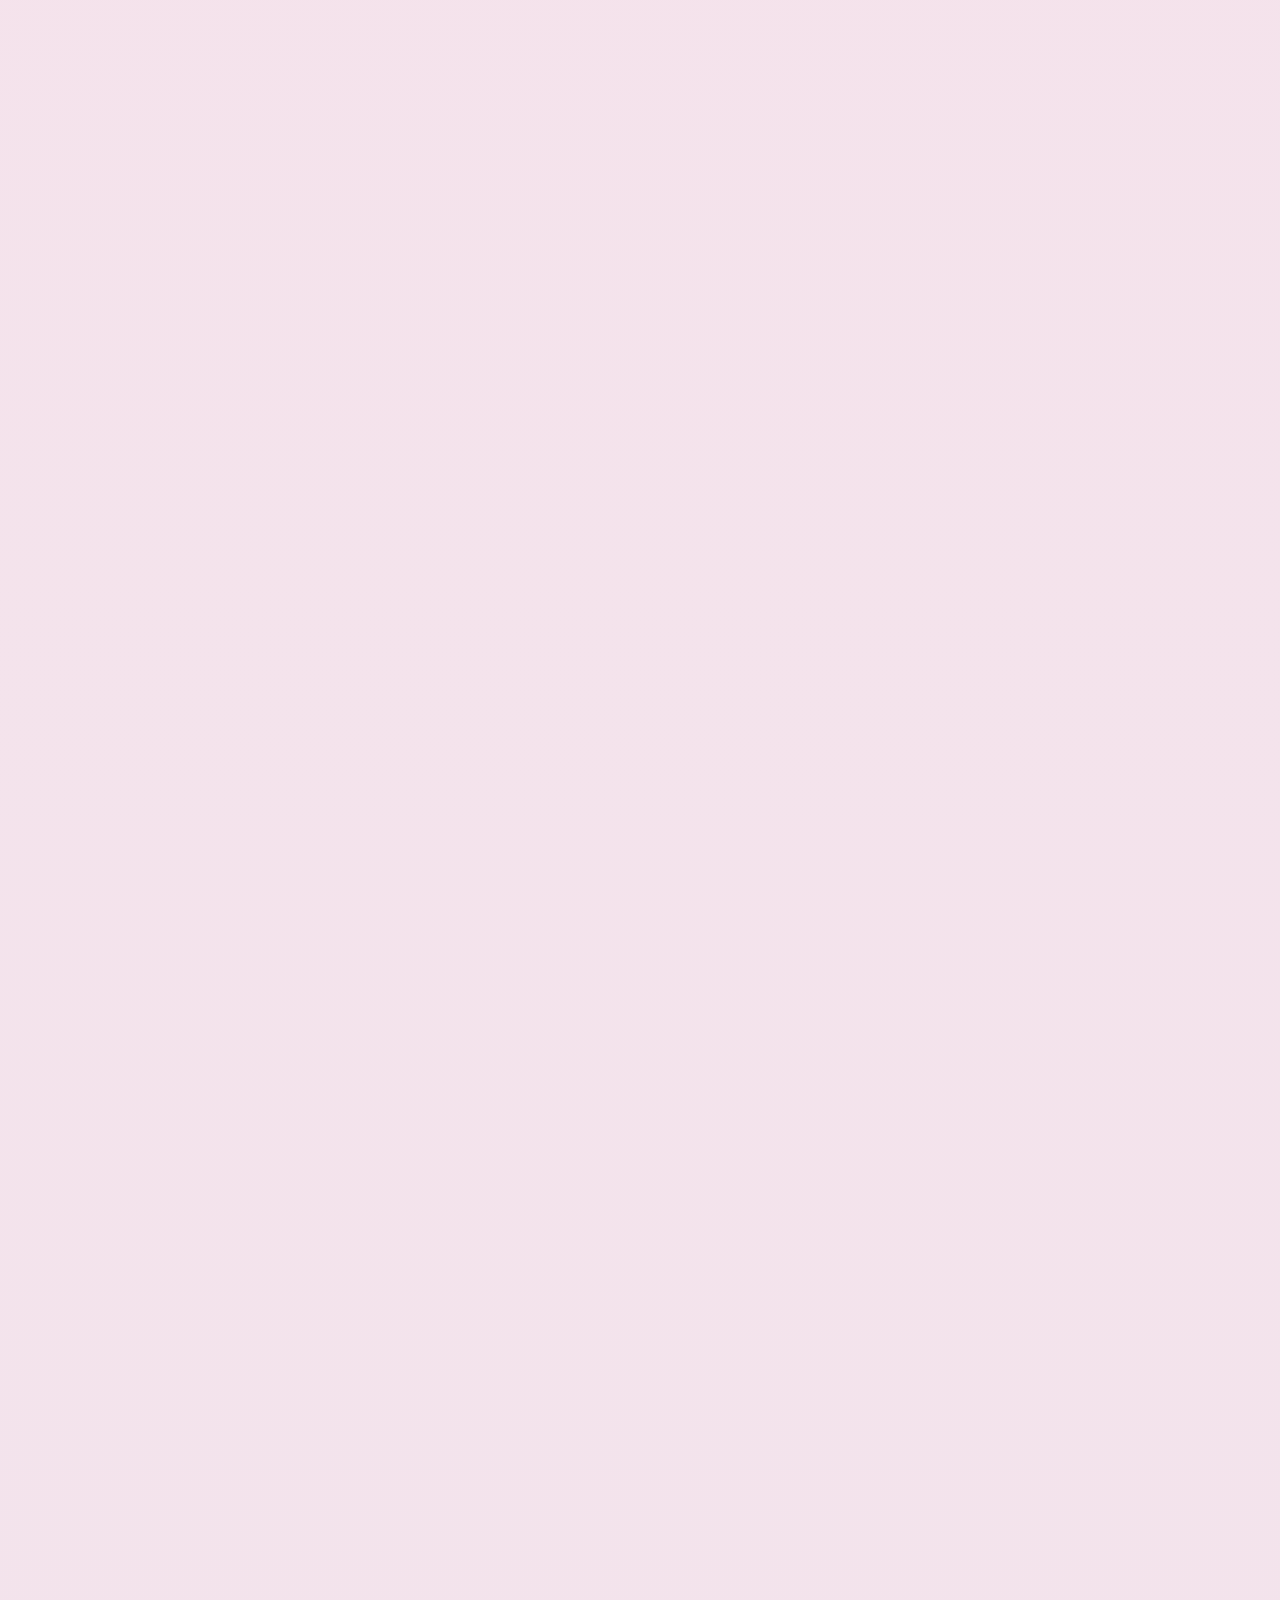
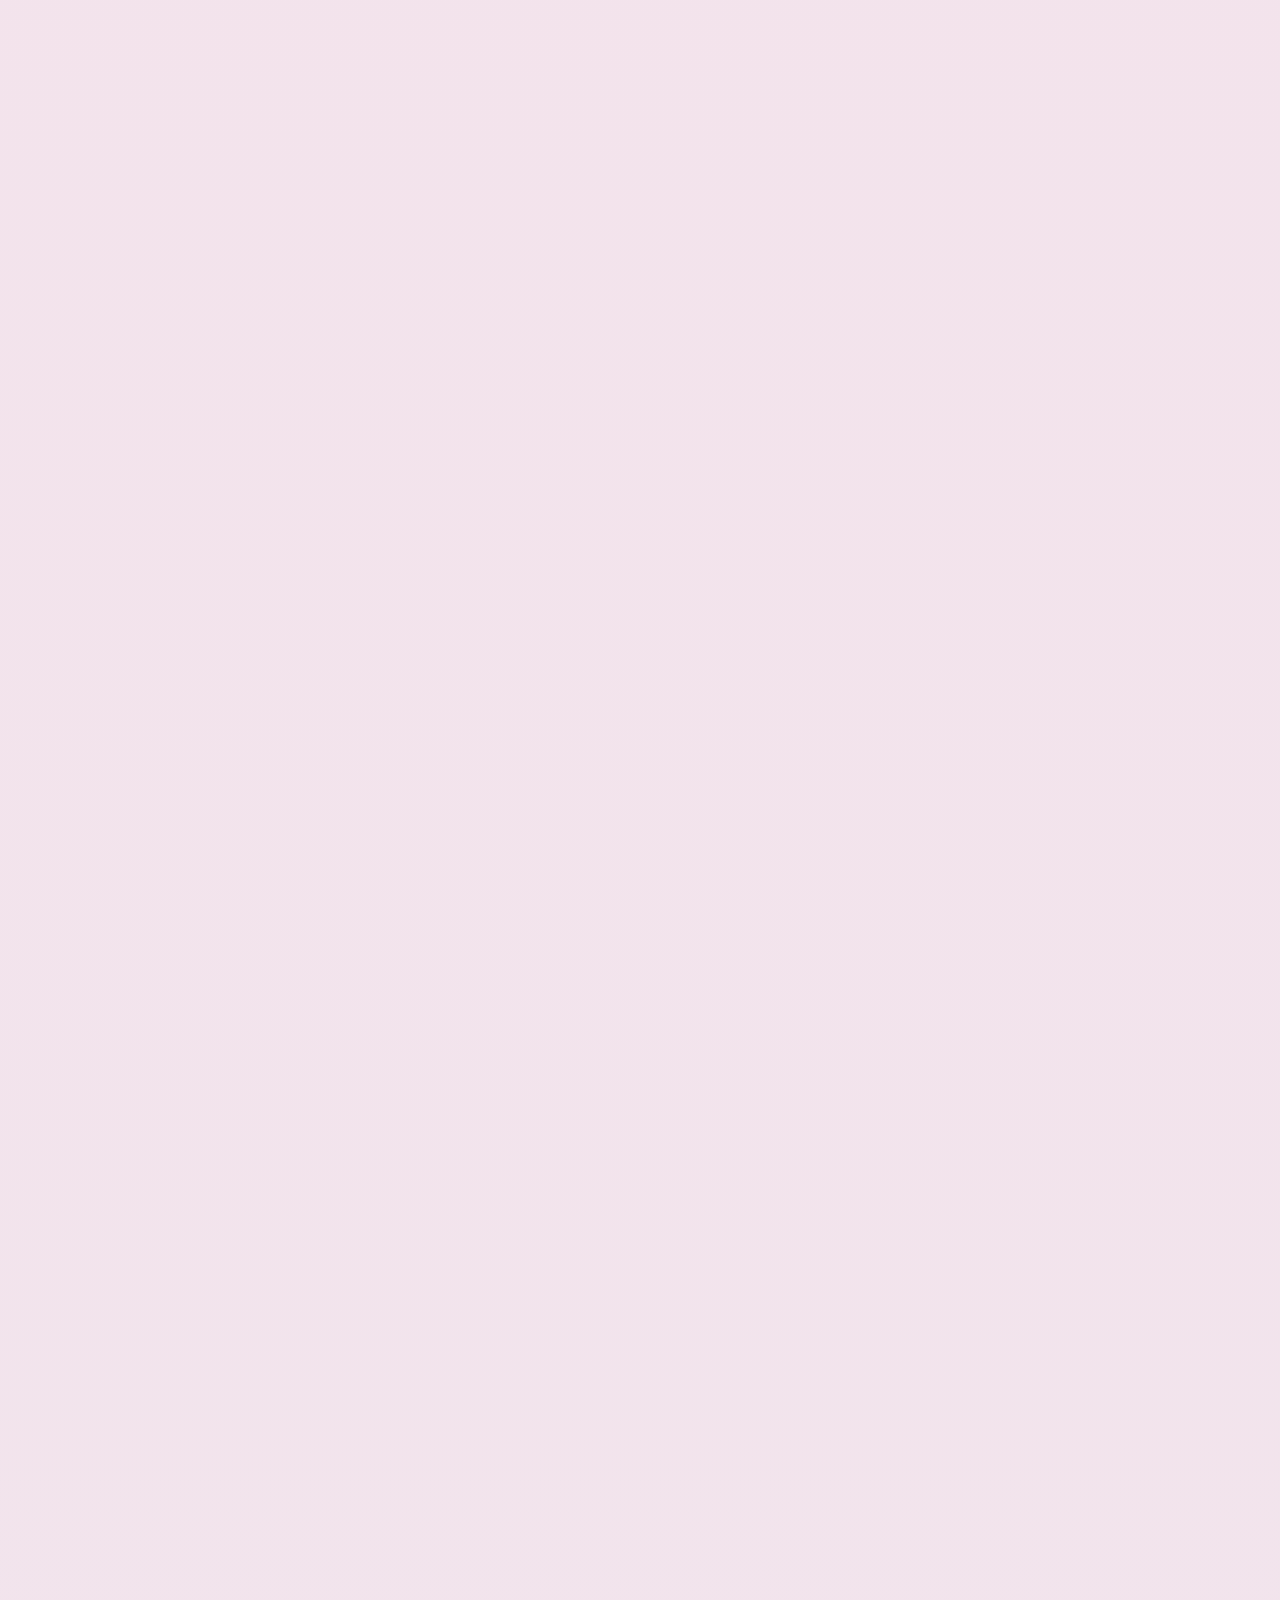
<file: why.html>
<!DOCTYPE html>
<html lang="en">
<head>
<meta charset="UTF-8" />
<meta name="viewport" content="width=device-width, initial-scale=1" />
<title>Love Rain For Euden</title>
<style>

::-webkit-scrollbar {
    display: none;
}
  body {
    margin: 0; 
    padding: 0;
    background: linear-gradient(to bottom, #ffdee9, #b5fffc);
    min-height: 10000vh; /* Extra tall for auto-scrolling */
    overflow-x: hidden;
    /* Hide scrollbar but keep scrolling */
    scrollbar-width: none; /* Firefox */
    -ms-overflow-style: none; /* IE/Edge */
    font-family: "Comic Sans MS", cursive, sans-serif;
    position: relative;
  }

  /* Hide scrollbar for Chrome/Safari */
  body::-webkit-scrollbar {
    display: none;
  }

  /* Containers for rain layers */
  #wordsRain, #imagesRain {
    position: fixed;
    top: 0; 
    left: 0;
    width: 100vw; 
    height: 100vh;
    pointer-events: none;
    overflow: visible;
  }

  /* Common styles for falling elements */
  .falling {
    position: absolute;
    top: -100px;
    opacity: 0.9;
    animation-timing-function: linear;
    animation-fill-mode: forwards;
  }

  /* Words style */
  .falling-word {
    font-size: 20px;
    font-weight: bold;
    color: #ff007f;
    text-shadow: 1px 1px 2px white;
    white-space: nowrap;
    padding: 5px 10px;
    border-radius: 15px;
    background: rgba(255,255,255,0.3);
    animation-name: fallAndSway;
  }

  /* Images style */
  .falling-image {
    width: 100px;
    height: 100px;
    border-radius: 15px;
    object-fit: cover;
    box-shadow: 0 0 10px rgba(0,0,0,0.3);
    border: 2px solid white;
    animation-name: fallAndSway;
  }

  /* Keyframes for falling + horizontal sway */
  @keyframes fallAndSway {
    0% {
      transform: translateX(0) translateY(0);
      opacity: 1;
    }
    50% {
      transform: translateX(20px) translateY(50vh);
      opacity: 1;
    }
    100% {
      transform: translateX(0) translateY(110vh);
      opacity: 0;
    }
  }

  /* Center message */
  .center-message {
    position: fixed;
    top: 50%;
    left: 50%;
    transform: translate(-50%, -50%);
    font-size: 3rem;
    font-weight: bold;
    color: #ff007f;
    text-shadow: 2px 2px 4px rgba(0,0,0,0.2);
    z-index: 100;
    text-align: center;
    max-width: 80%;
  }
</style>
</head>
<body>

<div id="wordsRain"></div>
<div id="imagesRain"></div>
<div class="center-message">You are my Euden</div>


<script>
  const reasons = [
    "Your smile brightens my world.",
    "You always know how to cheer me up.",
    "Your laughter is my favorite sound.",
    "You are beautiful inside and out.",
    "You support me no matter what.",
    "You believe in me.",
    "You're my safe place.",
    "You're my dream come true.",
    "You care deeply for me.",
    "You're incredibly kind.",
    "You make every moment special.",
    "You're thoughtful and sweet.",
    "You're always there for me.",
    "You give the best cuddles.",
    "Your presence make me happy",
    "Your love is my motivation to keep going.",
    "You inspire me.",
    "You are my favorite goodmorning.",
    "You are my hardest goodbye.",
    "You are my pookie.",
    "You never judge me.",
    "You're honest and loyal.",
    "You make me want to be better.",
    "You're adorable even when mad.",
    "You never give up on us.",
    "You bring out the best in me.",
    "You accept me as I am.",
    "You know how to love me.",
    "You're creative and unique.",
    "Your voice soothes my soul.",
    "You're my soulmate.",
    "You complete me.",
    "You're my everything.",
    "You make life magical.",
    "You're my favorite person.",
    "I love how you say ToonToon.",
    "I love how you laugh at my jokes.",
    "You are my comfort zone.",
    "You are my happy place.",
    "You make ordinary moments extraordinary.",
    "You're my biggest cheerleader.",
    "You always smell good.",
    "You make me feel special.",
    "You make me feel loved.",
    "I love how you make love feel easy, even when life isn’t..",
    "i love your art.",
    "You always understand me.",
    "You love my flaws.",
    "I love how you’re the first person I want to tell everything to.",
    "You're my home.",
    "You're patient and caring.",
    "You're brave and bold.",
    "You are the best duo.",
    "You are cute.",
    "You make the stars look dull.",/////
    "Your hands fit mine like they were sculpted to hold me together.",
    "You see the messy, unedited me and call it ‘beautiful’ anyway.",
    "You know me better than anyone.",
    "You're the love of my life.",
    "I can't imagine my life without you.",
    "You're funny and silly.",
    "You're my partner in crime.",
    "YYour ‘I’m proud of you’ texts hit harder than any trophy.",
    "I love you for the way you tear up at cute videos",
    "You wipe away my tears.",
    "I love you for the way you cry during sad movies but handle real-life crises so bravely.",
    "I love you for building a home in your heart where I’m always safe",
    "You're my biggest blessing.",
    "You make me a better person.",
    "I love you for making ‘forever’ feel like a promise, not just a word.",
    "I love your cute voice.",
    "I love being with you on call.",
    "i love the way you love me",
    "You love me unconditionally.",
    "You're beautiful in every way.",
    "You always put effort into us.",
    "You make my heart race.",
    "You're so huggable.",
    "You're my biggest support.",
    "You make memories unforgettable.",
    "You believe in us.",
    "I love how you’re my favorite notification.",
    "You're so smart.",
    "You're so strong.",
    "You keep my secrets.",
    "You are perfect to me.",
    "You are enough.",
    "You make forever sound beautiful.",
    "You look at me like I'm the only one.",
    "You make me fall in love every day.",
    "You make time for me.",
    "I love how you remember small details about me that even I dont know.",
    "I love the sound of your voice when you’re half-asleep and mumbling.",
    "You give love without limits.",
    "I love how you celebrate my wins like they’re your own.",
    "You are my one and only.",
    "I love how you make me feel like the luckiest person in the world.",
    "You make the world feel right.",
    "You make me feel complete.",
    "You are my always.",
    "You are my forever.",
    "You are my Euden."
  ];

  const images = [];
  for (let i = 1; i <= 11; i++) {
    images.push(`euden/euden${i}.jpeg`);
  }

  const wordsRain = document.getElementById("wordsRain");
  const imagesRain = document.getElementById("imagesRain");
  const centerMessage = document.querySelector('.center-message');

  // Auto-scroll functionality
  const scrollSpeed = 60; // pixels per second
  function autoScroll() {
    window.scrollBy(0, scrollSpeed / 60);
    requestAnimationFrame(autoScroll);
  }
  
  // Start auto-scroll
  autoScroll();

  function createFallingWord() {
    const el = document.createElement("div");
    el.className = "falling falling-word";
    el.textContent = reasons[Math.floor(Math.random() * reasons.length)];

    const startX = Math.random() * (window.innerWidth - 150);
    el.style.left = `${startX}px`;

    const duration = 8 + Math.random() * 6;
    el.style.animationDuration = duration + "s";
    el.style.animationDelay = (Math.random() * 10) + "s";

    wordsRain.appendChild(el);

    setTimeout(() => {
      wordsRain.removeChild(el);
    }, (duration + 10) * 1000);
  }

  function createFallingImage() {
    const img = document.createElement("img");
    img.className = "falling falling-image";
    img.src = images[Math.floor(Math.random() * images.length)];
    img.alt = "Euden";

    const startX = Math.random() * (window.innerWidth - 120);
    img.style.left = `${startX}px`;

    const duration = 10 + Math.random() * 8;
    img.style.animationDuration = duration + "s";
    img.style.animationDelay = (Math.random() * 12) + "s";

    imagesRain.appendChild(img);

    setTimeout(() => {
      imagesRain.removeChild(img);
    }, (duration + 12) * 1000);
  }

  // Rotate center messages
  const centerMessages = [
    "You are my Euden",
    "My love for you is endless",
    "You complete me",
    "My heart belongs to you",
    "Forever yours"
  ];
  let currentCenterMessage = 0;
  setInterval(() => {
    currentCenterMessage = (currentCenterMessage + 1) % centerMessages.length;
    centerMessage.textContent = centerMessages[currentCenterMessage];
  }, 3000);

  // Generate new rain elements continuously
  setInterval(createFallingWord, 400);
  setInterval(createFallingImage, 1200);

</script>

</body>
</html>
</file>
